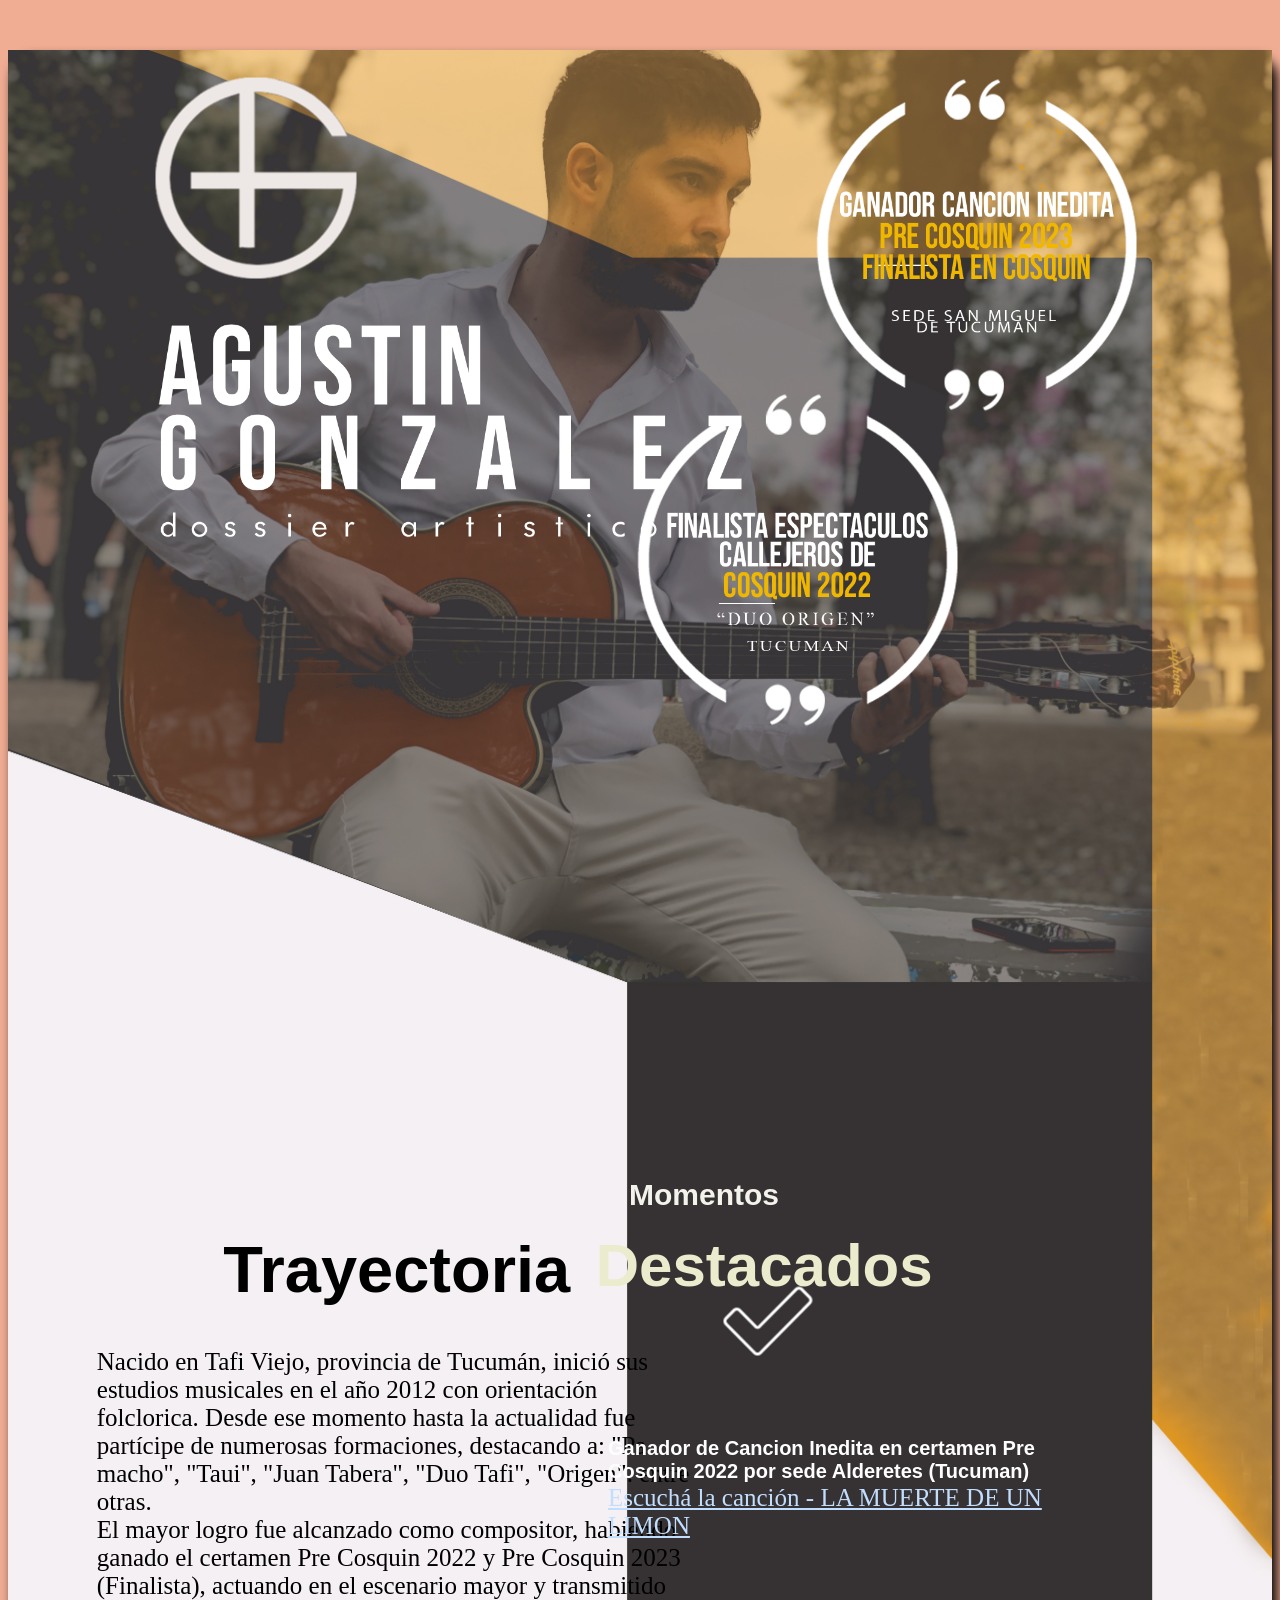
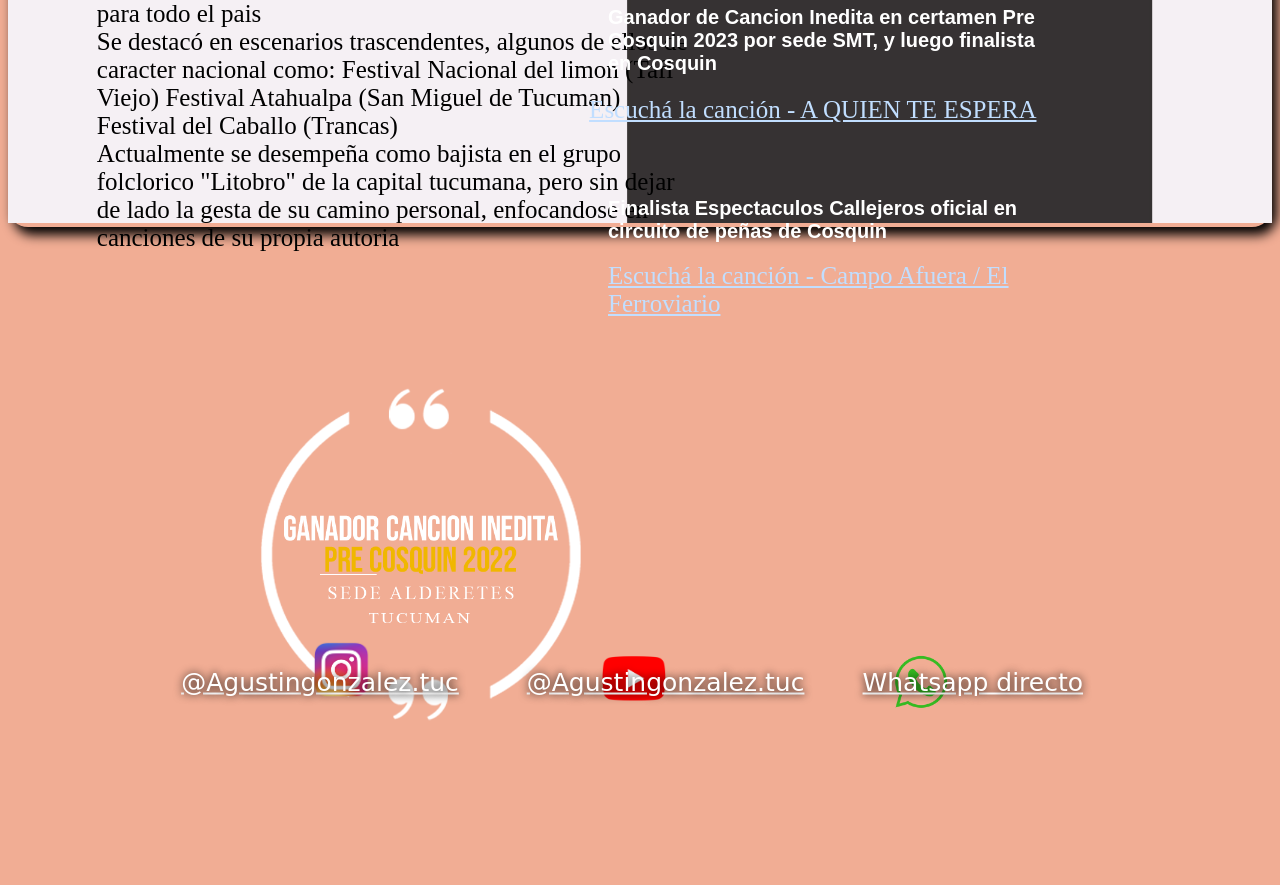
<file: index.html>
<!DOCTYPE html>
<html lang="es">
<head>
    <meta charset="UTF-8">
    <meta http-equiv="X-UA-Compatible" content="IE=edge">
    <meta name="viewport" content="width=device-width, initial-scale=1.0">
    <title>CV de Agustin Gonzalez</title>
    <link rel="stylesheet" href="styles.css">
    <link rel="icon" href="/images/Logo_Solo_AG.png">

    <link rel="preconnect" href="https://fonts.googleapis.com">
<link rel="preconnect" href="https://fonts.gstatic.com" crossorigin>
<link href="https://fonts.googleapis.com/css2?family=Oswald:wght@500&family=Unbounded:wght@300&display=swap" rel="stylesheet">

</head>
<body>
    <section class="fondo"> 
        <img src="/images/Fondo_ya_editado.jpg" alt="Imagen que se usa de fondo, hecha en photoshop" width="1500"/>
    </section>

    <section class="logro1"> 
        <img src="images/galardon1.png"/>
    </section>

    <section class="logro2"> 
        <img src="images/galardon2.png"/>
    </section>

    <section class="logro3"> 
        <img src="images/galardon3.png"/>
    </section>

    <section class="nombre"> 
        <img src="images/titulo_renderizado.png"/>
    </section>

    <section class="logo"> 
        <img src="/images/Logo_Solo_AG.png"/>
    </section>

    <section class="tilde"> 
        <img src="/images/tilde.png"/>
    </section>

    <header></header>

   
            
    <section class="trayectoria"> 
            <h2>Trayectoria</h2> 
            <p>Nacido en Tafi Viejo, provincia de Tucumán, inició sus estudios musicales en el año 2012 con orientación folclorica.
                Desde ese momento hasta la actualidad fue partícipe de numerosas formaciones, destacando a: "Pa macho", "Taui", "Juan Tabera", "Duo Tafi", "Origen". entre otras.
                <br>
                El mayor logro fue alcanzado como compositor, habiendo ganado el certamen Pre Cosquin 2022 y Pre Cosquin 2023 (Finalista), actuando en el escenario mayor y transmitido para todo el pais
                <br>
                Se destacó en escenarios trascendentes, algunos de ellos de caracter nacional como:
                Festival Nacional del limon (Tafi Viejo)
                Festival Atahualpa (San Miguel de Tucuman)
                Festival del Caballo (Trancas)
                <br>
                Actualmente se desempeña como bajista en el grupo folclorico "Litobro" de la capital tucumana, pero sin dejar de lado la gesta de su camino personal,
                enfocandose en canciones de su propia autoria
        
            </p>
    </section>  
    <section class="destacados">
            <h2>Momentos</h2> 
            <h1>Destacados</h1> 
            <div class="lista-proyectos">
                <div class="detalle1">
                    
                    
                    <h3>Ganador de Cancion Inedita en certamen Pre Cosquin 2022 por sede Alderetes (Tucuman)</h3>
                    <a href="https://www.youtube.com/watch?v=hUrFPgZQaxU" target="_blank">Escuchá la canción - LA MUERTE DE UN LIMON</a>
                </div>

                <div class="detalle2">
                    
                    <h3>Ganador de Cancion Inedita en certamen Pre Cosquin 2023 por sede SMT, y luego finalista en Cosquin</h3>
                
                    <a href="https://www.youtube.com/watch?v=S_ocG99YClw"target="_blank">Escuchá la canción - A QUIEN TE ESPERA</a>
                </div>

                <div class="detalle3">
                    
                    
                    <h3>Finalista Espectaculos Callejeros oficial en circuito de peñas de Cosquin</h3>
                    
                    <a href="https://www.youtube.com/watch?v=idxjbqCMKiA"target="_blank">Escuchá la canción - Campo Afuera / El Ferroviario</a>
                </div>
            </div>
    </section>  
     <section id="contacto">   </section>  

    <footer>
        <div class="instagram">    
                    
           <img src="/images/logo_insta.png">
            <a href="http://instagram.com/agustingonzalez.tuc"target="_blank">@Agustingonzalez.tuc</a>
        </div>

        <div class="youtube">
            <img src="images/logo_yt.png">
           
            <a href="https://www.youtube.com/channel/UCjG477r-EwZ8zzS6V3EihVg"target="_blank">@Agustingonzalez.tuc</a>
        </div>

        <div class="contacto">
                    
            <img src="/images/logo_whatsapp.png">
            <a href="https://api.whatsapp.com/send?phone=543812001665&text=Buenas!%20Soy%20Agustin,%20en%20que%20te%20puedo%20ayudar?"target="_blank">Whatsapp directo</a>
        </div>

    </footer>
</body>
</html>
</file>
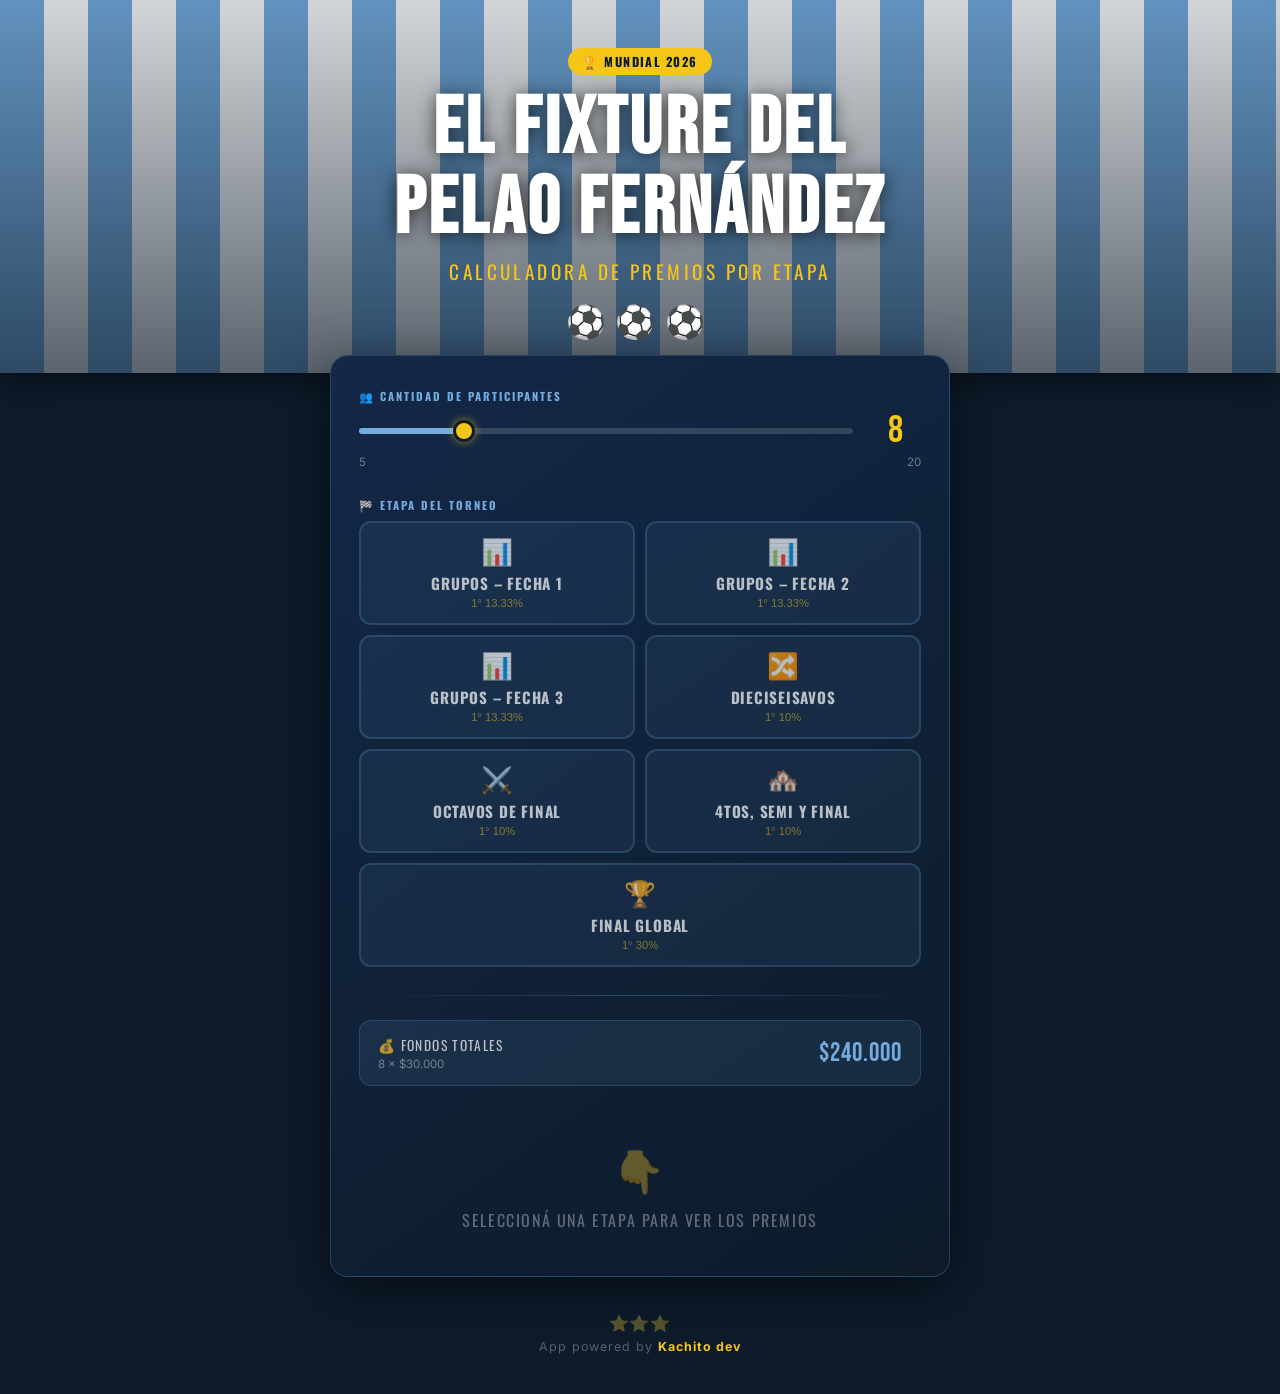
<file: pelao-fernandez-torneo.html>
<!DOCTYPE html>
<html lang="es">
<head>
  <meta charset="UTF-8" />
  <meta name="viewport" content="width=device-width, initial-scale=1.0" />
  <title>El Fixture del Pelao Fernández – Mundial 2026</title>
  <link rel="preconnect" href="https://fonts.googleapis.com" />
  <link rel="preconnect" href="https://fonts.gstatic.com" crossorigin />
  <link href="https://fonts.googleapis.com/css2?family=Bebas+Neue&family=Oswald:wght@400;600;700&family=Inter:wght@400;600&display=swap" rel="stylesheet" />
  <style>
    /* ─── Reset & base ─────────────────────────────────────────────────────── */
    *, *::before, *::after { box-sizing: border-box; margin: 0; padding: 0; }

    :root {
      --albi: #FFFFFF;
      --celeste: #74ACDF;
      --celeste-dark: #3a7bbf;
      --celeste-deep: #1a5fa0;
      --gold: #F5C518;
      --gold-dark: #d4a800;
      --stripe-w: 44px;
    }

    body {
      font-family: 'Inter', sans-serif;
      background-color: #0d1b2a;
      min-height: 100vh;
      display: flex;
      flex-direction: column;
      align-items: center;
      padding: 0 0 40px;
      color: var(--albi);
    }

    /* ─── Jersey stripe header ─────────────────────────────────────────────── */
    .jersey-header {
      width: 100%;
      background: repeating-linear-gradient(
        90deg,
        var(--celeste) 0px,
        var(--celeste) var(--stripe-w),
        var(--albi) var(--stripe-w),
        var(--albi) calc(var(--stripe-w) * 2)
      );
      padding: 48px 24px 32px;
      text-align: center;
      position: relative;
      overflow: hidden;
      box-shadow: 0 6px 32px rgba(0,0,0,.55);
    }

    .jersey-header::after {
      content: '';
      position: absolute;
      inset: 0;
      background: linear-gradient(180deg, rgba(13,27,42,.18) 0%, rgba(13,27,42,.68) 100%);
    }

    .header-content {
      position: relative;
      z-index: 1;
    }

    .badge {
      display: inline-flex;
      align-items: center;
      gap: 8px;
      background: var(--gold);
      color: #0d1b2a;
      font-family: 'Oswald', sans-serif;
      font-weight: 700;
      font-size: .78rem;
      letter-spacing: .12em;
      text-transform: uppercase;
      padding: 4px 14px;
      border-radius: 999px;
      margin-bottom: 14px;
    }

    h1 {
      font-family: 'Bebas Neue', sans-serif;
      font-size: clamp(2.4rem, 8vw, 5rem);
      letter-spacing: .04em;
      color: var(--albi);
      text-shadow: 0 2px 18px rgba(0,0,0,.7);
      line-height: 1;
    }

    .subtitle {
      font-family: 'Oswald', sans-serif;
      font-size: clamp(.9rem, 2.5vw, 1.2rem);
      color: var(--gold);
      letter-spacing: .18em;
      text-transform: uppercase;
      margin-top: 8px;
    }

    .ball-row {
      margin-top: 16px;
      font-size: 2rem;
      letter-spacing: .3em;
    }

    /* ─── Main card ─────────────────────────────────────────────────────────── */
    .card {
      background: linear-gradient(145deg, #132847, #0d1b2a);
      border: 1px solid rgba(116, 172, 223, .25);
      border-radius: 18px;
      width: min(96%, 620px);
      margin-top: -18px;
      padding: 32px 28px 28px;
      box-shadow: 0 12px 48px rgba(0,0,0,.5);
      position: relative;
      z-index: 2;
    }

    /* ─── Section label ─────────────────────────────────────────────────────── */
    .section-label {
      font-family: 'Oswald', sans-serif;
      font-size: .7rem;
      font-weight: 700;
      letter-spacing: .18em;
      text-transform: uppercase;
      color: var(--celeste);
      margin-bottom: 8px;
    }

    /* ─── Participants control ──────────────────────────────────────────────── */
    .control-group {
      margin-bottom: 28px;
    }

    .participants-row {
      display: flex;
      align-items: center;
      gap: 16px;
    }

    input[type="range"] {
      flex: 1;
      -webkit-appearance: none;
      appearance: none;
      height: 6px;
      border-radius: 3px;
      background: linear-gradient(90deg,
        var(--celeste) calc(var(--pct, 37.5%) ),
        rgba(255,255,255,.15) calc(var(--pct, 37.5%))
      );
      outline: none;
      cursor: pointer;
    }

    input[type="range"]::-webkit-slider-thumb {
      -webkit-appearance: none;
      width: 22px; height: 22px;
      border-radius: 50%;
      background: var(--gold);
      border: 3px solid #0d1b2a;
      box-shadow: 0 0 8px rgba(245,197,24,.6);
      cursor: pointer;
    }

    input[type="range"]::-moz-range-thumb {
      width: 22px; height: 22px;
      border-radius: 50%;
      background: var(--gold);
      border: 3px solid #0d1b2a;
      box-shadow: 0 0 8px rgba(245,197,24,.6);
      cursor: pointer;
    }

    .num-display {
      font-family: 'Bebas Neue', sans-serif;
      font-size: 2.4rem;
      color: var(--gold);
      min-width: 52px;
      text-align: center;
      line-height: 1;
    }

    .range-labels {
      display: flex;
      justify-content: space-between;
      font-size: .72rem;
      color: rgba(255,255,255,.4);
      margin-top: 5px;
    }

    /* ─── Stage selector ────────────────────────────────────────────────────── */
    .stages-grid {
      display: grid;
      grid-template-columns: repeat(2, 1fr);
      gap: 10px;
    }

    .stage-btn {
      background: rgba(116, 172, 223, .08);
      border: 2px solid rgba(116, 172, 223, .2);
      border-radius: 12px;
      padding: 14px 10px;
      cursor: pointer;
      text-align: center;
      transition: all .2s;
      color: rgba(255,255,255,.7);
    }

    .stage-btn:hover {
      border-color: var(--celeste);
      background: rgba(116, 172, 223, .15);
      color: var(--albi);
    }

    .stage-btn.active {
      background: linear-gradient(135deg, var(--celeste-deep), var(--celeste-dark));
      border-color: var(--celeste);
      color: var(--albi);
      box-shadow: 0 4px 18px rgba(116,172,223,.35);
    }

    .stage-icon { font-size: 1.6rem; display: block; margin-bottom: 5px; }

    .stage-name {
      font-family: 'Oswald', sans-serif;
      font-weight: 700;
      font-size: .95rem;
      letter-spacing: .05em;
      text-transform: uppercase;
    }

    .stage-pct {
      font-size: .7rem;
      color: var(--gold);
      margin-top: 3px;
    }

    .stage-btn:not(.active) .stage-pct { color: rgba(245,197,24,.5); }

    .stage-btn--full { grid-column: 1 / -1; }

    /* ─── Divider ────────────────────────────────────────────────────────────── */
    .divider {
      height: 1px;
      background: linear-gradient(90deg, transparent, rgba(116,172,223,.3), transparent);
      margin: 24px 0;
    }

    /* ─── Fondos total ──────────────────────────────────────────────────────── */
    .fondos-banner {
      background: rgba(116, 172, 223, .1);
      border: 1px solid rgba(116, 172, 223, .2);
      border-radius: 12px;
      padding: 14px 18px;
      display: flex;
      justify-content: space-between;
      align-items: center;
      margin-bottom: 20px;
    }

    .fondos-label {
      font-family: 'Oswald', sans-serif;
      font-size: .85rem;
      text-transform: uppercase;
      letter-spacing: .1em;
      color: rgba(255,255,255,.7);
    }

    .fondos-amount {
      font-family: 'Bebas Neue', sans-serif;
      font-size: 1.6rem;
      color: var(--celeste);
      letter-spacing: .04em;
    }

    /* ─── Prize cards ────────────────────────────────────────────────────────── */
    .prize-solo {
      display: flex;
      justify-content: center;
    }

    .prize-solo .prize-card {
      width: min(100%, 280px);
    }

    .prize-card {
      border-radius: 16px;
      padding: 22px 16px 18px;
      text-align: center;
      position: relative;
      overflow: hidden;
      transition: transform .2s;
    }

    .prize-card:hover { transform: translateY(-3px); }

    .prize-card.first {
      background: linear-gradient(145deg, #7b5c00, #b8860b, #f5c518);
      box-shadow: 0 6px 28px rgba(245,197,24,.4);
    }

    .prize-card.second {
      background: linear-gradient(145deg, #2a3b4d, #3a5a7a, #74acdf);
      box-shadow: 0 6px 28px rgba(116,172,223,.3);
    }

    .prize-medal {
      font-size: 2.5rem;
      display: block;
      margin-bottom: 8px;
      filter: drop-shadow(0 2px 6px rgba(0,0,0,.4));
    }

    .prize-place {
      font-family: 'Oswald', sans-serif;
      font-weight: 700;
      font-size: .75rem;
      letter-spacing: .2em;
      text-transform: uppercase;
      opacity: .85;
      color: rgba(0,0,0,.65);
    }

    .prize-card.second .prize-place { color: rgba(255,255,255,.75); }

    .prize-amount {
      font-family: 'Bebas Neue', sans-serif;
      font-size: clamp(1.7rem, 5vw, 2.4rem);
      line-height: 1.1;
      margin-top: 4px;
      color: #0d1b2a;
      text-shadow: 0 1px 3px rgba(255,255,255,.2);
    }

    .prize-card.second .prize-amount { color: var(--albi); }

    .prize-pct-badge {
      display: inline-block;
      background: rgba(0,0,0,.2);
      border-radius: 999px;
      padding: 2px 10px;
      font-size: .72rem;
      font-weight: 600;
      margin-top: 6px;
      color: rgba(0,0,0,.7);
    }

    .prize-card.second .prize-pct-badge { color: rgba(255,255,255,.8); }

    /* ─── Stage description ─────────────────────────────────────────────────── */
    .stage-description {
      text-align: center;
      font-family: 'Oswald', sans-serif;
      font-size: 1.1rem;
      font-weight: 700;
      letter-spacing: .1em;
      text-transform: uppercase;
      color: var(--celeste);
      margin-bottom: 18px;
    }

    /* ─── No stage selected hint ─────────────────────────────────────────────── */
    .no-stage {
      text-align: center;
      padding: 32px 0 16px;
      color: rgba(255,255,255,.35);
      font-family: 'Oswald', sans-serif;
      font-size: 1rem;
      letter-spacing: .1em;
      text-transform: uppercase;
    }

    .no-stage span { font-size: 2.5rem; display: block; margin-bottom: 10px; }

    /* ─── Footer ─────────────────────────────────────────────────────────────── */
    footer {
      margin-top: 36px;
      text-align: center;
      color: rgba(255,255,255,.3);
      font-size: .78rem;
      letter-spacing: .08em;
    }

    footer strong {
      color: var(--gold);
      font-weight: 700;
    }

    footer .stars { font-size: 1rem; display: block; margin-bottom: 6px; }

    /* ─── Responsive ─────────────────────────────────────────────────────────── */
    @media (max-width: 400px) {
      .card { padding: 22px 16px 20px; }
      .stages-grid { grid-template-columns: repeat(2, 1fr); }
    }
  </style>
</head>
<body>

  <!-- ── Header ──────────────────────────────────────────────────────────── -->
  <header class="jersey-header">
    <div class="header-content">
      <div class="badge">&#127942; Mundial 2026</div>
      <h1>El Fixture del<br>Pelao Fernández</h1>
      <p class="subtitle">Calculadora de premios por etapa</p>
      <div class="ball-row">&#9917;&#9917;&#9917;</div>
    </div>
  </header>

  <!-- ── Main card ────────────────────────────────────────────────────────── -->
  <main class="card">

    <!-- Participants -->
    <div class="control-group">
      <p class="section-label">&#128101; Cantidad de participantes</p>
      <div class="participants-row">
        <input
          type="range"
          id="participantsRange"
          min="5" max="20" value="8"
          oninput="updateAll()"
        />
        <div class="num-display" id="numDisplay">8</div>
      </div>
      <div class="range-labels">
        <span>5</span>
        <span>20</span>
      </div>
    </div>

    <!-- Stage selector -->
    <div class="control-group">
      <p class="section-label">&#127937; Etapa del torneo</p>
      <div class="stages-grid">
        <button class="stage-btn" data-stage="grupo1" onclick="selectStage(this)">
          <span class="stage-icon">&#128202;</span>
          <span class="stage-name">Grupos – Fecha 1</span>
          <div class="stage-pct">1° 13.33%</div>
        </button>
        <button class="stage-btn" data-stage="grupo2" onclick="selectStage(this)">
          <span class="stage-icon">&#128202;</span>
          <span class="stage-name">Grupos – Fecha 2</span>
          <div class="stage-pct">1° 13.33%</div>
        </button>
        <button class="stage-btn" data-stage="grupo3" onclick="selectStage(this)">
          <span class="stage-icon">&#128202;</span>
          <span class="stage-name">Grupos – Fecha 3</span>
          <div class="stage-pct">1° 13.33%</div>
        </button>
        <button class="stage-btn" data-stage="16vos" onclick="selectStage(this)">
          <span class="stage-icon">&#128256;</span>
          <span class="stage-name">Dieciseisavos</span>
          <div class="stage-pct">1° 10%</div>
        </button>
        <button class="stage-btn" data-stage="8vos" onclick="selectStage(this)">
          <span class="stage-icon">&#9876;&#65039;</span>
          <span class="stage-name">Octavos de Final</span>
          <div class="stage-pct">1° 10%</div>
        </button>
        <button class="stage-btn" data-stage="4semi" onclick="selectStage(this)">
          <span class="stage-icon">&#127960;&#65039;</span>
          <span class="stage-name">4tos, Semi y Final</span>
          <div class="stage-pct">1° 10%</div>
        </button>
        <button class="stage-btn stage-btn--full" data-stage="global" onclick="selectStage(this)">
          <span class="stage-icon">&#127942;</span>
          <span class="stage-name">Final Global</span>
          <div class="stage-pct">1° 30%</div>
        </button>
      </div>
    </div>

    <div class="divider"></div>

    <!-- Results -->
    <div id="results">
      <!-- Fondos -->
      <div class="fondos-banner">
        <div>
          <div class="fondos-label">&#128176; Fondos totales</div>
          <div style="font-size:.72rem;color:rgba(255,255,255,.4);margin-top:2px;" id="fondosFormula">8 × $30.000</div>
        </div>
        <div class="fondos-amount" id="fondosAmount">$240.000</div>
      </div>

      <!-- Prize display -->
      <div id="prizeSection">
        <div class="no-stage">
          <span>&#128071;</span>
          Seleccioná una etapa para ver los premios
        </div>
      </div>
    </div>

  </main>

  <!-- ── Footer ───────────────────────────────────────────────────────────── -->
  <footer>
    <span class="stars">&#11088;&#11088;&#11088;</span>
    App powered by <strong>Kachito dev</strong>
  </footer>

  <script>
    const MONTO = 30000;

    const stages = {
      grupo1: { name: 'Grupos – Fecha 1',     pct: 13.33 },
      grupo2: { name: 'Grupos – Fecha 2',     pct: 13.33 },
      grupo3: { name: 'Grupos – Fecha 3',     pct: 13.33 },
      '16vos':{ name: 'Dieciseisavos',        pct: 10    },
      '8vos': { name: 'Octavos de Final',     pct: 10    },
      '4semi':{ name: '4tos, Semifinal y Final', pct: 10 },
      global: { name: 'Final Global',         pct: 30    },
    };

    let activeStage = null;

    function formatARS(n) {
      return '$' + n.toLocaleString('es-AR', { minimumFractionDigits: 0, maximumFractionDigits: 0 });
    }

    function updateAll() {
      const participants = parseInt(document.getElementById('participantsRange').value);
      const fondos = participants * MONTO;

      // Update slider gradient
      const range = document.getElementById('participantsRange');
      const pct = ((participants - 5) / (20 - 5)) * 100;
      range.style.setProperty('--pct', pct + '%');
      range.style.background = `linear-gradient(90deg, var(--celeste) ${pct}%, rgba(255,255,255,.15) ${pct}%)`;

      document.getElementById('numDisplay').textContent = participants;
      document.getElementById('fondosAmount').textContent = formatARS(fondos);
      document.getElementById('fondosFormula').textContent = `${participants} × ${formatARS(MONTO)}`;

      renderPrizes(fondos);
    }

    function selectStage(btn) {
      document.querySelectorAll('.stage-btn').forEach(b => b.classList.remove('active'));
      btn.classList.add('active');
      activeStage = btn.dataset.stage;
      updateAll();
    }

    function renderPrizes(fondos) {
      const section = document.getElementById('prizeSection');

      if (!activeStage) {
        section.innerHTML = `<div class="no-stage"><span>&#128071;</span>Seleccioná una etapa para ver los premios</div>`;
        return;
      }

      const s = stages[activeStage];
      const prize = Math.round(fondos * s.pct / 100);

      section.innerHTML = `
        <div class="stage-description">&#127942; ${s.name}</div>
        <div class="prize-solo">
          <div class="prize-card first">
            <span class="prize-medal">&#129351;</span>
            <div class="prize-place">1er Premio</div>
            <div class="prize-amount">${formatARS(prize)}</div>
            <span class="prize-pct-badge">${s.pct.toLocaleString('es-AR')}% del fondo</span>
          </div>
        </div>
      `;
    }

    // Init
    updateAll();
  </script>
</body>
</html>
</file>
<file: styles.css>
body {
    background-color: rgb(241, 173, 148) ;
}

.fondo {
    max-width: 100%;
    width: 1500px;
    
    
    position: relative;
    margin: 50px auto;
    border-radius: 20px;
    box-shadow: 5px 8px 12px black;
}

.logro1{
    max-width: 100%;
    scale:0.6;
   
    overflow:auto;
    top: 200px;
    
    margin: 50px auto;
    border-radius: 20px;
 
  


}

.logro1:hover{
    position:relative;
    max-width: 100%;
    transform: scale(1.1);
   
 
}

.logro2:hover{
    position:absolute;
    max-width: 100%;
    transform: scale(1.1);
    transform: translate(-40%,-40%);
 
}
.logro3:hover{
    max-width: 100%;
    position:absolute;
    transform: scale(1.1);
    transform: translate(-39%,-40%);

 
}
.logro2{
    max-width: 100%;
    scale: 0.6;
    position: absolute;
    top: 15%;
    left: 68%;
    transform: translate(-50%,-50%);
    text-shadow: 0 0 8px rgba(0, 0, 0.8);
    cursor:pointer;
    transition:all 3s  ;

}

.logro3{
    max-width: 100%;
    scale: 0.6;
    position: absolute;
    top: 50%;
    left: 54%;
    transform: translate(-50%,-50%);
    text-shadow: 0 0 8px rgba(0, 0, 0.8);
    cursor:pointer;
    transition:all 3s  ;

}

.nombre {
    max-width: 100%;
    scale: 0.6;
    position: absolute;
    top: 40%;
    left: 20%;
    transform: translate(-50%,-50%);
    text-shadow: 0 0 8px rgba(0, 0, 0.8);
}

.logo {
    max-width: 100%;
    scale: 1;
    position: absolute;
    top: 20%;
    left: 20%;
    transform: translate(-50%,-50%);
    text-shadow: 0 0 8px rgba(0, 0, 0.8);
}

.tilde {
    max-width: 100%;
    scale: 1;
    position: absolute;
    top: 147%;
    left: 60%;
    transform: translate(-50%,-50%);
    text-shadow: 0 0 8px rgba(0, 0, 0.8);
}

.fondo img {
    max-width: 100%;
    width: 100%;
    height: 100%;
}

.trayectoria p {
    max-width: 100%;
    font-size: 25px;
   
    max-width: 600px;
    position: absolute;
    top: 175%;
    left: 31%;
    transform: translate(-50%,-50%);
    padding-left: 0%;
}

.trayectoria h2 {
    max-width: 100%;
    font-size: 65px;
   font-family: Arial, Helvetica, sans-serif;
    max-width: 600px;
    position: absolute;
    top: 135%;
    left: 31%;
    transform: translate(-50%,-50%);
    padding-left: 0%;
}

.video {
    max-width: 100%;
    margin: 0%;
    position: fixed;
    min-width: 100%;
    min-height: 100%;
    top: 50%;
    left: 50%;
    transform: translateX(-50%) translateY(-50%);
    z-index: 100;

}

.destacados h2 {
    max-width: 100%;
    font-size: 30px;
    color: rgb(243, 243, 235);
   font-family: Arial, Helvetica, sans-serif;
    max-width: 600px;
    position: absolute;
    top: 130%;
    left: 55%;
    z-index: 100;
    transform: translate(-50%,-50%);
    
}

.destacados h1 {
    max-width: 100%;
    font-size: 60px;
    color: rgb(235, 235, 205);
   font-family: Arial, Helvetica, sans-serif;
    max-width: 600px;
    position: absolute;
    top: 135%;
    left: 59.7%;
    z-index: 100;
    transform: translate(-50%,-50%);
    
}

.detalle1 h3 {
    max-width: 100%;
    font-size: 20px;
    color: rgb(255, 255, 255);
   font-family:'Lucida Sans', 'Lucida Sans Regular', 'Lucida Grande', 'Lucida Sans Unicode', Geneva, Verdana, sans-serif;
    max-width: 500px;
    position: absolute;
    top: 160%;
    left: 65%;
    z-index: 100;
    transform: translate(-50%,-50%);
    
}

.detalle2 h3 {
    max-width: 100%;
    font-size: 20px;
    color: rgb(255, 255, 255);
   font-family:'Lucida Sans', 'Lucida Sans Regular', 'Lucida Grande', 'Lucida Sans Unicode', Geneva, Verdana, sans-serif;
    max-width: 500px;
    position: absolute;
    top: 180%;
    left: 65%;
    z-index: 100;
    transform: translate(-50%,-50%);
    
}

.detalle3 h3 {
    max-width: 100%;
    font-size: 20px;
    color: rgb(255, 255, 255);
   font-family:'Lucida Sans', 'Lucida Sans Regular', 'Lucida Grande', 'Lucida Sans Unicode', Geneva, Verdana, sans-serif;
    max-width: 500px;
    position: absolute;
    top: 200%;
    left: 65%;
    z-index: 100;
    transform: translate(-50%,-50%);
    
}

.detalle1 a {
    max-width: 100%;
    font-size: 25px;
    color: rgb(193, 222, 255);
    text-overflow: white;
    font: italic;
    max-width: 500px;
    position: absolute;
    top: 168%;
    left: 65%;
    z-index: 100;
    transform: translate(-50%,-50%);
    
}

.detalle2 a {
    max-width: 100%;
    font-size: 25px;
    color: rgb(193, 222, 255);
    text-overflow: white;
    font: italic;
    max-width: 500px;
    position: absolute;
    top: 190%;
    left: 63.5%;
    z-index: 100;
    transform: translate(-50%,-50%);
    
}

.detalle3 a {
    max-width: 100%;
    font-size: 25px;
    color: rgb(193, 222, 255);
    text-overflow: white;
    font: italic;
    max-width: 500px;
    position: absolute;
    top: 210%;
    left: 65%;
    z-index: 100;
    transform: translate(-50%,-50%);
    
}

.instagram a{

    max-width: 100%;
    font-size: 25px;
    color: rgb(255, 255, 255);
    text-overflow: white;
    font-family: system-ui, -apple-system, BlinkMacSystemFont, 'Segoe UI', Roboto, Oxygen, Ubuntu, Cantarell, 'Open Sans', 'Helvetica Neue', sans-serif;
    text-shadow: 0 0 8px rgba(0, 0, 0.8);
    text-decoration: underline;
    position: absolute;
    top: 253.5%;
    left: 25%;
    z-index: 100;
    transform: translate(-50%,-50%);

}

.youtube a{

    max-width: 100%;
    font-size: 25px;
    color: rgb(255, 255, 255);
    text-overflow: white;
    font-family: system-ui, -apple-system, BlinkMacSystemFont, 'Segoe UI', Roboto, Oxygen, Ubuntu, Cantarell, 'Open Sans', 'Helvetica Neue', sans-serif;
    text-shadow: 0 0 8px rgba(0, 0, 0.8);
    text-decoration: underline;
    position: absolute;
    top: 253.5%;
    left: 52%;
    z-index: 100;
    transform: translate(-50%,-50%);

}

.contacto a{
    max-width: 100%;

    font-size: 25px;
    color: rgb(255, 255, 255);
    text-overflow: white;
    font-family: system-ui, -apple-system, BlinkMacSystemFont, 'Segoe UI', Roboto, Oxygen, Ubuntu, Cantarell, 'Open Sans', 'Helvetica Neue', sans-serif;
    text-shadow: 0 0 8px rgba(0, 0, 0.8);
    text-decoration: underline;
    position: absolute;
    top: 253.5%;
    left: 76%;
    z-index: 100;
    transform: translate(-50%,-50%);

}


.instagram img{
    max-width: 100%;

    scale: 0.06;
    position: absolute;
    top: 200%;
    left: -10%;
    
    transform: translate(-50%,-50%);

}

.youtube img{
    max-width: 100%;

    scale: 0.1;
    position: absolute;
    top: 231%;
    left: 27%;
    
    transform: translate(-50%,-50%);

}

.contacto img{
    max-width: 100%;

    scale: 0.15;
    position: absolute;
    top: 236.5%;
    left: 60%;
    
    transform: translate(-50%,-50%);

}
</file>
